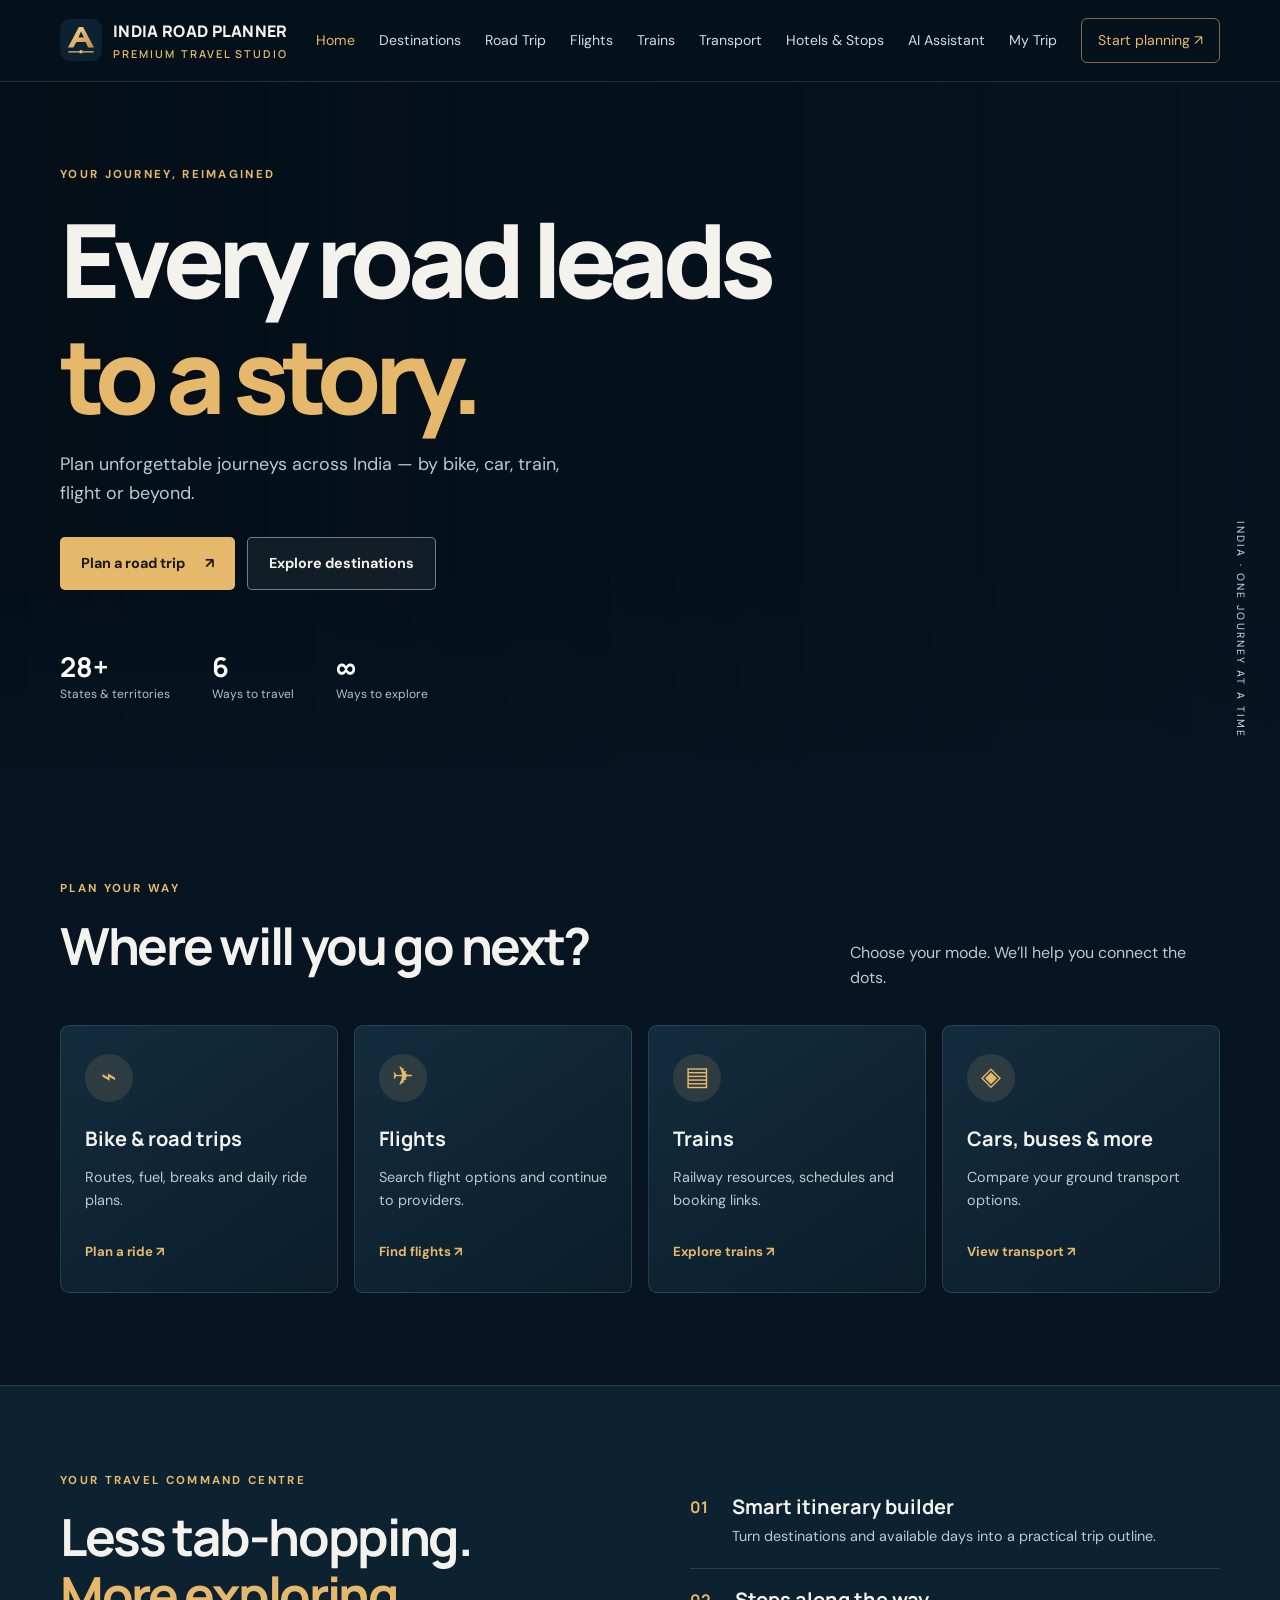
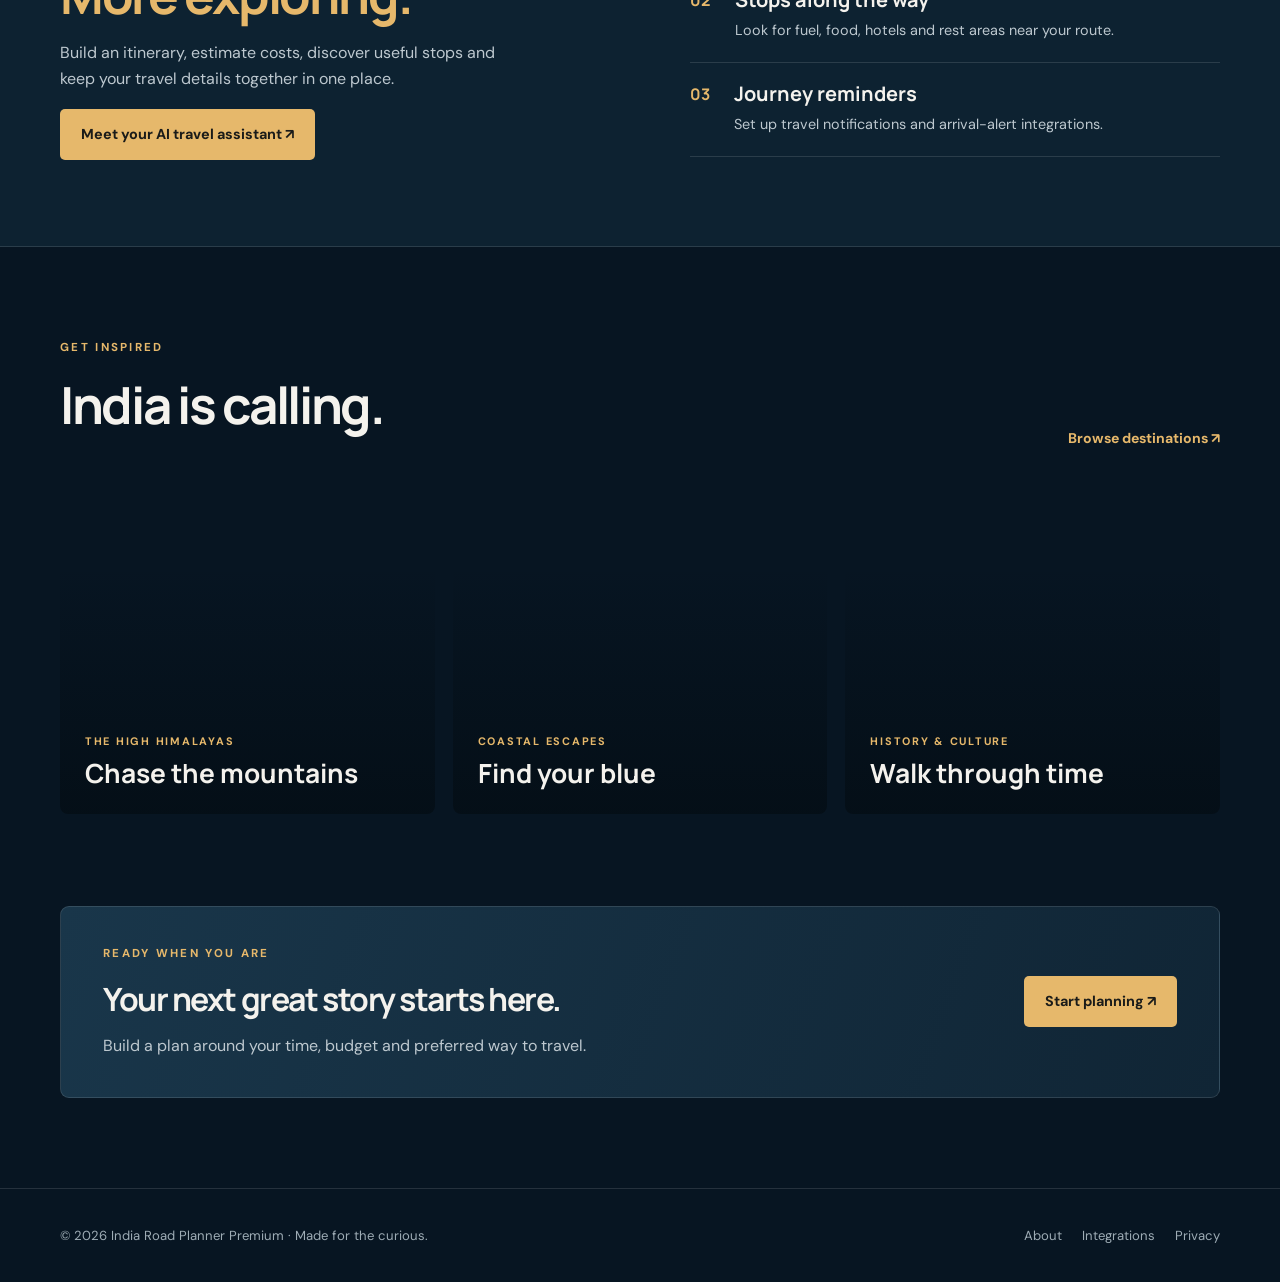
<file: index.html>
<!doctype html>
<html lang="en"><head><meta charset="utf-8"><meta name="viewport" content="width=device-width,initial-scale=1"><meta name="theme-color" content="#071522"><title>India Road Planner Premium | Explore more</title><link rel="icon" href="assets/logo.svg"><link rel="stylesheet" href="css/styles.css"></head>
<body><div id="site-header"></div>
<main>
<section class="hero"><div class="hero-shade"></div><div class="container hero-content"><span class="eyebrow">YOUR JOURNEY, REIMAGINED</span><h1>Every road leads<br><em>to a story.</em></h1><p>Plan unforgettable journeys across India — by bike, car, train, flight or beyond.</p><div class="hero-actions"><a class="btn primary" href="pages/road-trip.html">Plan a road trip <span>↗</span></a><a class="btn glass" href="pages/destinations.html">Explore destinations</a></div><div class="hero-stats"><div><strong>28+</strong><small>States & territories</small></div><div><strong>6</strong><small>Ways to travel</small></div><div><strong>∞</strong><small>Ways to explore</small></div></div></div><div class="hero-note">INDIA · ONE JOURNEY AT A TIME</div></section>
<section class="section container"><div class="section-heading"><div><span class="eyebrow">PLAN YOUR WAY</span><h2>Where will you go next?</h2></div><p>Choose your mode. We’ll help you connect the dots.</p></div><div class="transport-grid">
<a class="transport-card" href="pages/road-trip.html"><span class="transport-icon">⌁</span><h3>Bike & road trips</h3><p>Routes, fuel, breaks and daily ride plans.</p><b>Plan a ride ↗</b></a>
<a class="transport-card" href="pages/flights.html"><span class="transport-icon">✈</span><h3>Flights</h3><p>Search flight options and continue to providers.</p><b>Find flights ↗</b></a>
<a class="transport-card" href="pages/trains.html"><span class="transport-icon">▤</span><h3>Trains</h3><p>Railway resources, schedules and booking links.</p><b>Explore trains ↗</b></a>
<a class="transport-card" href="pages/transport.html"><span class="transport-icon">◈</span><h3>Cars, buses & more</h3><p>Compare your ground transport options.</p><b>View transport ↗</b></a>
</div></section>
<section class="feature-band"><div class="container feature-layout"><div><span class="eyebrow">YOUR TRAVEL COMMAND CENTRE</span><h2>Less tab-hopping.<br><em>More exploring.</em></h2><p>Build an itinerary, estimate costs, discover useful stops and keep your travel details together in one place.</p><a class="btn primary" href="pages/ai-assistant.html">Meet your AI travel assistant ↗</a></div><div class="feature-list"><div><span>01</span><div><h3>Smart itinerary builder</h3><p>Turn destinations and available days into a practical trip outline.</p></div></div><div><span>02</span><div><h3>Stops along the way</h3><p>Look for fuel, food, hotels and rest areas near your route.</p></div></div><div><span>03</span><div><h3>Journey reminders</h3><p>Set up travel notifications and arrival-alert integrations.</p></div></div></div></div></section>
<section class="section container"><div class="section-heading"><div><span class="eyebrow">GET INSPIRED</span><h2>India is calling.</h2></div><a class="text-link" href="pages/destinations.html">Browse destinations ↗</a></div><div class="destination-grid"><a class="destination-card himalaya" href="pages/destinations.html"><span>THE HIGH HIMALAYAS</span><h3>Chase the mountains</h3></a><a class="destination-card coast" href="pages/destinations.html"><span>COASTAL ESCAPES</span><h3>Find your blue</h3></a><a class="destination-card heritage" href="pages/destinations.html"><span>HISTORY & CULTURE</span><h3>Walk through time</h3></a></div></section>
<section class="cta container"><div><span class="eyebrow">READY WHEN YOU ARE</span><h2>Your next great story starts here.</h2><p>Build a plan around your time, budget and preferred way to travel.</p></div><a class="btn primary" href="pages/road-trip.html">Start planning ↗</a></section>
</main><div id="site-footer"></div><script type="module" src="js/main.js"></script></body></html>
</file>
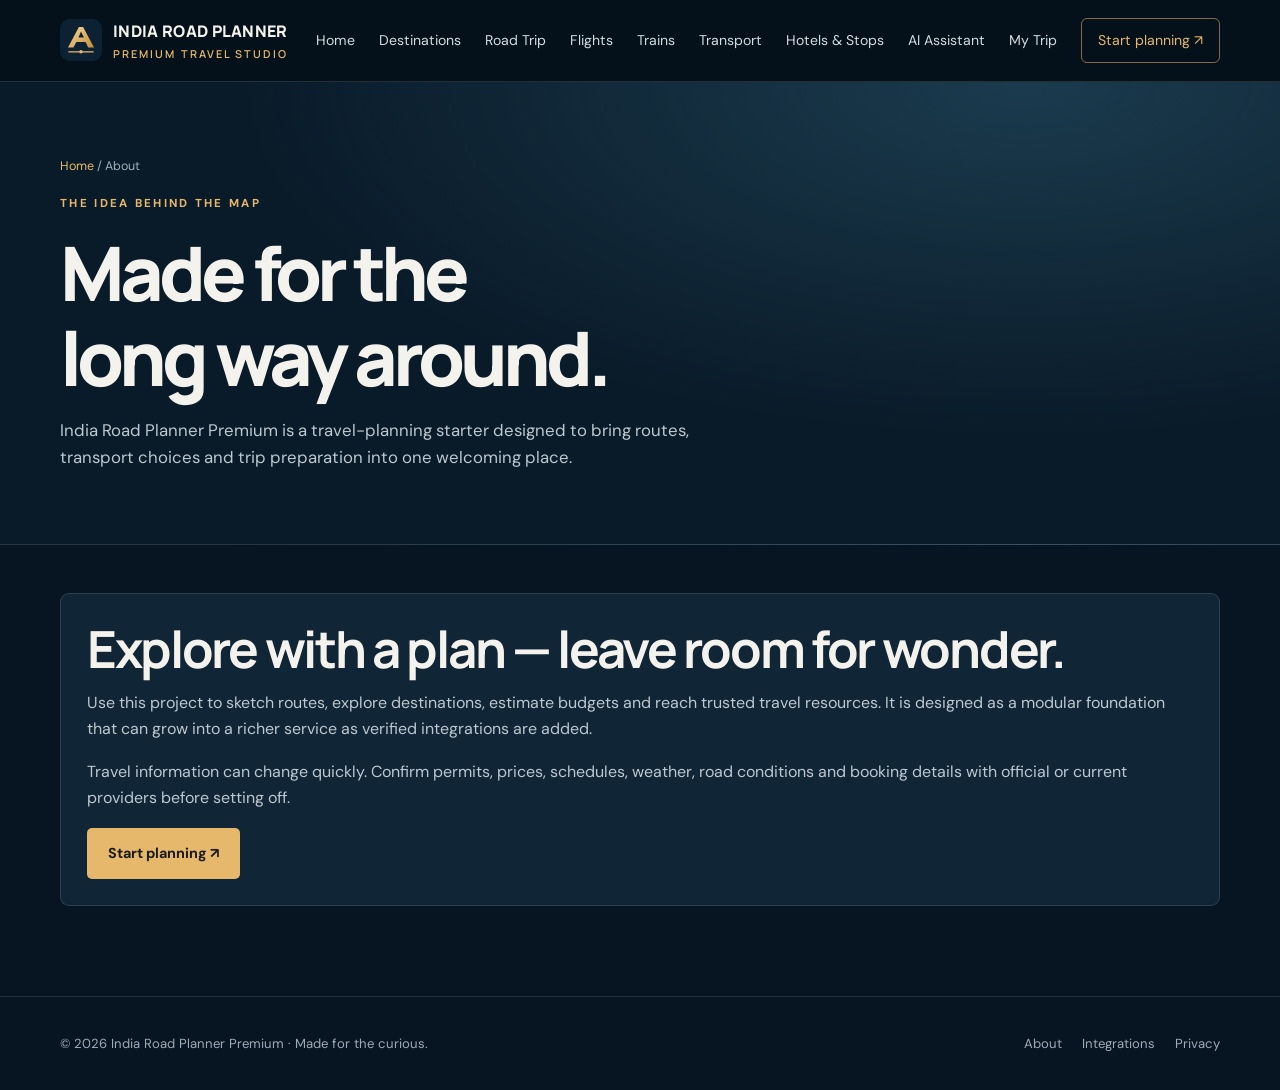
<file: pages/about.html>
<!doctype html><html lang="en"><head><meta charset="utf-8"><meta name="viewport" content="width=device-width,initial-scale=1"><meta name="theme-color" content="#071522"><title>About | India Road Planner Premium</title><link rel="icon" href="../assets/logo.svg"><link rel="stylesheet" href="../css/styles.css"></head><body><div id="site-header"></div><main><section class="page-hero"><div class="container"><div class="breadcrumb"><a href="../index.html">Home</a> / About</div><span class="eyebrow">THE IDEA BEHIND THE MAP</span><h1>Made for the<br>long way around.</h1><p>India Road Planner Premium is a travel-planning starter designed to bring routes, transport choices and trip preparation into one welcoming place.</p></div></section><section class="content-section container"><div class="panel"><h2>Explore with a plan — leave room for wonder.</h2><p>Use this project to sketch routes, explore destinations, estimate budgets and reach trusted travel resources. It is designed as a modular foundation that can grow into a richer service as verified integrations are added.</p><p>Travel information can change quickly. Confirm permits, prices, schedules, weather, road conditions and booking details with official or current providers before setting off.</p><a class="btn primary" href="road-trip.html">Start planning ↗</a></div></section></main><div id="site-footer"></div><script type="module" src="../js/main.js"></script></body></html>
</file>
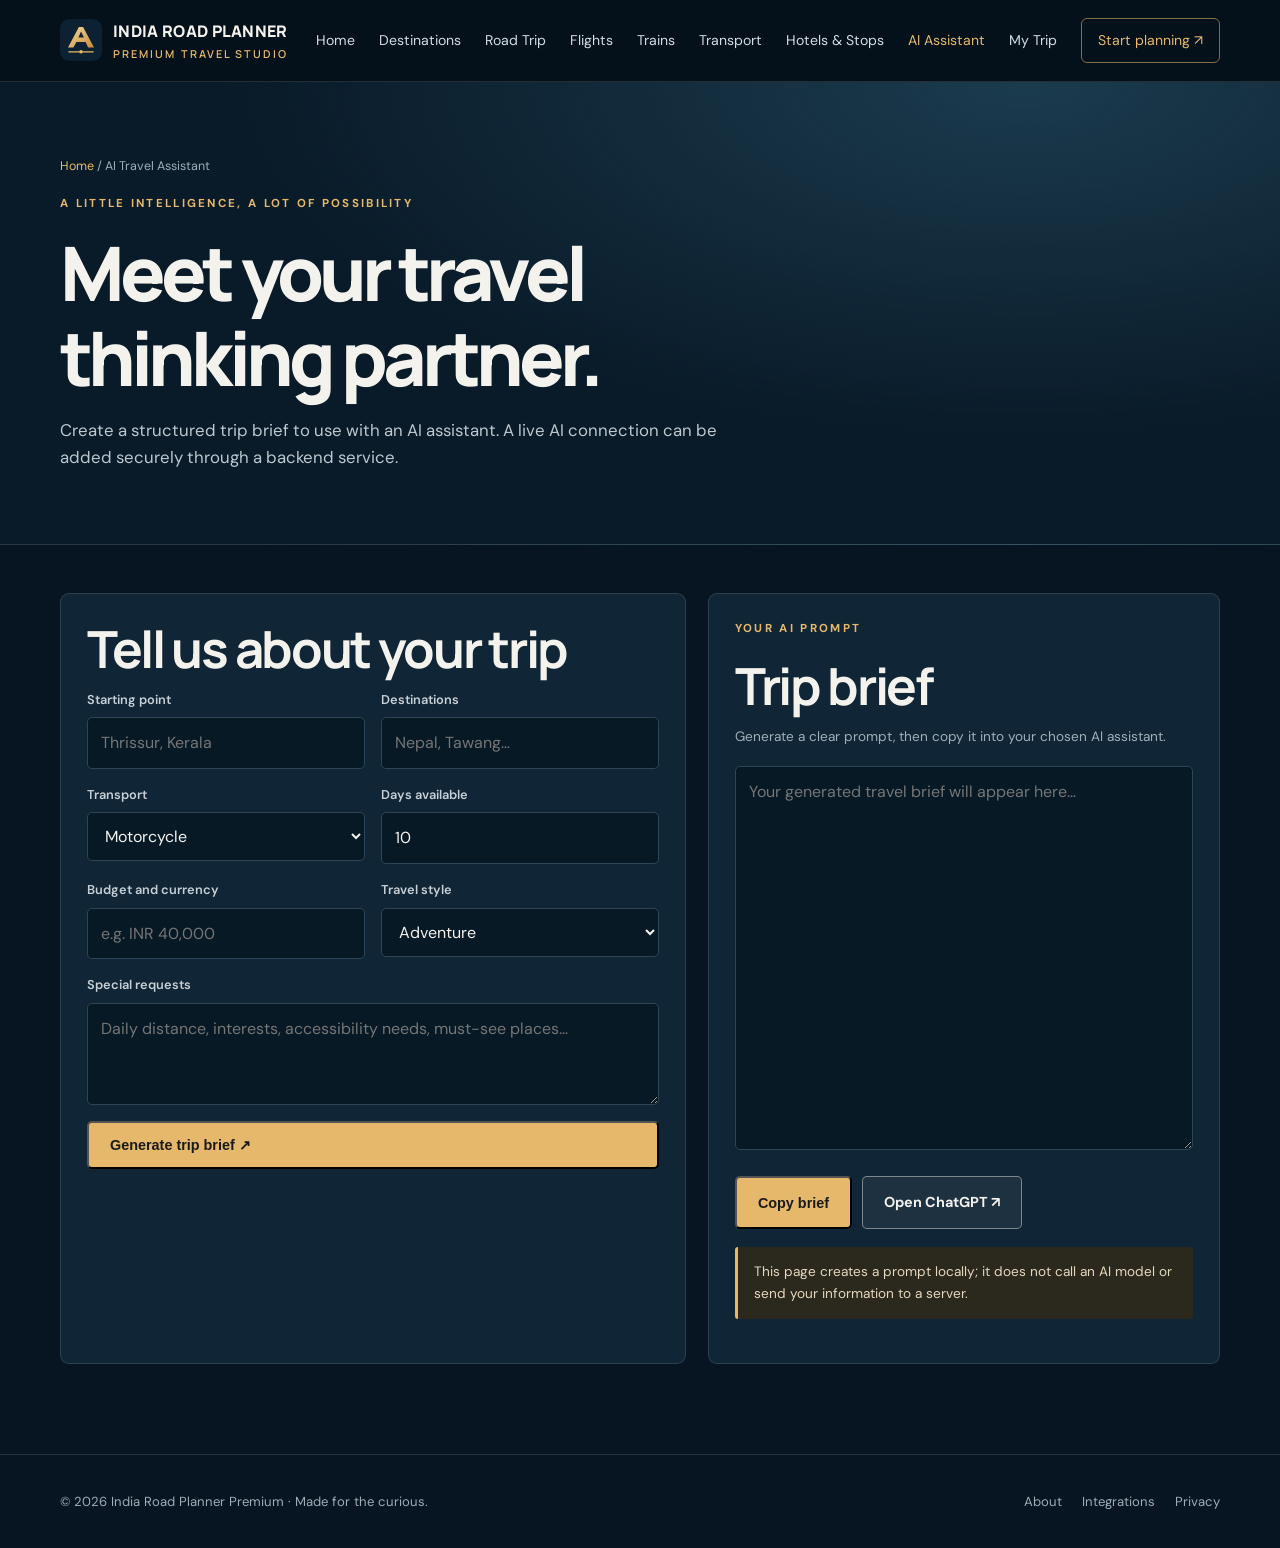
<file: pages/ai-assistant.html>
<!doctype html><html lang="en"><head><meta charset="utf-8"><meta name="viewport" content="width=device-width,initial-scale=1"><meta name="theme-color" content="#071522"><title>AI Travel Assistant | India Road Planner Premium</title><link rel="icon" href="../assets/logo.svg"><link rel="stylesheet" href="../css/styles.css"></head><body><div id="site-header"></div><main><section class="page-hero"><div class="container"><div class="breadcrumb"><a href="../index.html">Home</a> / AI Travel Assistant</div><span class="eyebrow">A LITTLE INTELLIGENCE, A LOT OF POSSIBILITY</span><h1>Meet your travel<br>thinking partner.</h1><p>Create a structured trip brief to use with an AI assistant. A live AI connection can be added securely through a backend service.</p></div></section><section class="content-section container"><div class="two-col"><section class="panel"><h2>Tell us about your trip</h2><form id="ai-form" class="form-grid"><div class="field"><label>Starting point</label><input name="from" placeholder="Thrissur, Kerala" required></div><div class="field"><label>Destinations</label><input name="destinations" placeholder="Nepal, Tawang…" required></div><div class="field"><label>Transport</label><select name="transport"><option>Motorcycle</option><option>Car</option><option>Train</option><option>Flight</option><option>Mixed transport</option></select></div><div class="field"><label>Days available</label><input name="days" type="number" min="1" value="10"></div><div class="field"><label>Budget and currency</label><input name="budget" placeholder="e.g. INR 40,000"></div><div class="field"><label>Travel style</label><select name="style"><option>Adventure</option><option>Nature and scenic</option><option>Culture and heritage</option><option>Relaxed</option><option>Family-friendly</option><option>Budget-focused</option></select></div><div class="field full"><label>Special requests</label><textarea name="notes" rows="3" placeholder="Daily distance, interests, accessibility needs, must-see places…"></textarea></div><div class="field full"><button class="btn primary" type="submit">Generate trip brief ↗</button></div></form></section><section class="panel"><span class="eyebrow">YOUR AI PROMPT</span><h2>Trip brief</h2><p class="muted">Generate a clear prompt, then copy it into your chosen AI assistant.</p><textarea id="ai-output" rows="14" placeholder="Your generated travel brief will appear here…"></textarea><div class="form-actions"><button class="btn primary" id="copy-ai" type="button">Copy brief</button><a class="btn glass" href="https://chatgpt.com/" target="_blank" rel="noopener">Open ChatGPT ↗</a></div><div id="ai-status" class="status" aria-live="polite"></div><div class="notice">This page creates a prompt locally; it does not call an AI model or send your information to a server.</div></section></div><script type="module">const form=document.querySelector("#ai-form"),out=document.querySelector("#ai-output");form.addEventListener("submit",e=>{e.preventDefault();const d=new FormData(form);out.value=`Act as a careful travel-planning assistant. Create a realistic ${d.get("days")}-day itinerary.\nStart: ${d.get("from")}\nDestinations: ${d.get("destinations")}\nTransport: ${d.get("transport")}\nBudget: ${d.get("budget")||"Not specified"}\nTravel style: ${d.get("style")}\nSpecial requests: ${d.get("notes")||"None"}\n\nInclude daily route sequence, estimated distances and travel time, sensible breaks, accommodation areas, nearby food/fuel/rest stops, major costs, seasonal and permit checks, safety considerations, and links to verify current information. Clearly label estimates and unknowns. Avoid inventing live prices, bookings, opening hours or road conditions.`;document.querySelector("#ai-status").textContent="Brief generated in your browser."});document.querySelector("#copy-ai").addEventListener("click",async()=>{try{await navigator.clipboard.writeText(out.value);document.querySelector("#ai-status").textContent="Copied to clipboard."}catch{out.select();document.querySelector("#ai-status").textContent="Select the text and copy it manually."}});</script></section></main><div id="site-footer"></div><script type="module" src="../js/main.js"></script></body></html>
</file>
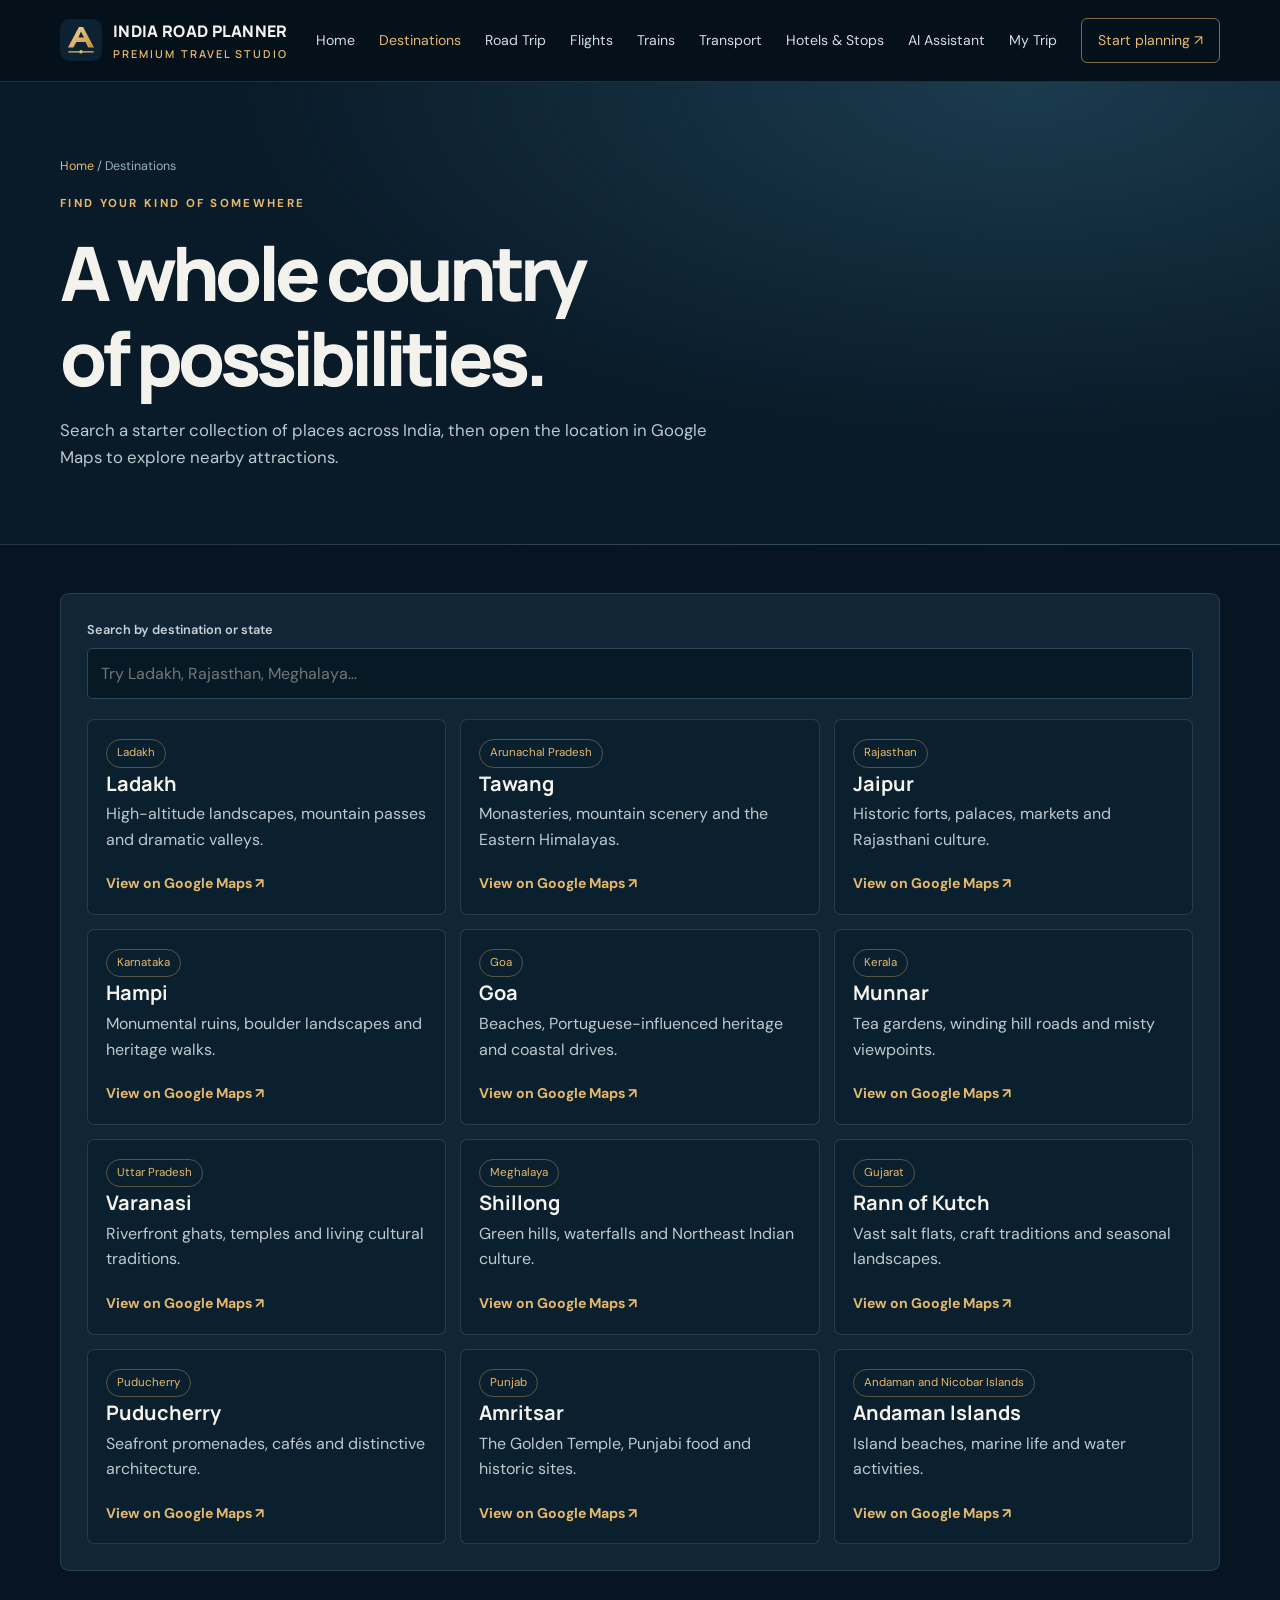
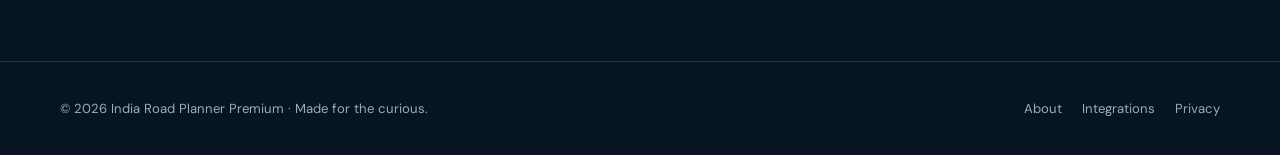
<file: pages/destinations.html>
<!doctype html><html lang="en"><head><meta charset="utf-8"><meta name="viewport" content="width=device-width,initial-scale=1"><meta name="theme-color" content="#071522"><title>Destinations | India Road Planner Premium</title><link rel="icon" href="../assets/logo.svg"><link rel="stylesheet" href="../css/styles.css"></head><body><div id="site-header"></div><main><section class="page-hero"><div class="container"><div class="breadcrumb"><a href="../index.html">Home</a> / Destinations</div><span class="eyebrow">FIND YOUR KIND OF SOMEWHERE</span><h1>A whole country<br>of possibilities.</h1><p>Search a starter collection of places across India, then open the location in Google Maps to explore nearby attractions.</p></div></section><section class="content-section container"><div class="panel"><div class="field"><label for="destination-search">Search by destination or state</label><input id="destination-search" placeholder="Try Ladakh, Rajasthan, Meghalaya…"></div><div id="destination-results" class="destination-results"></div></div></section></main><div id="site-footer"></div><script type="module" src="../js/main.js"></script></body></html>
</file>
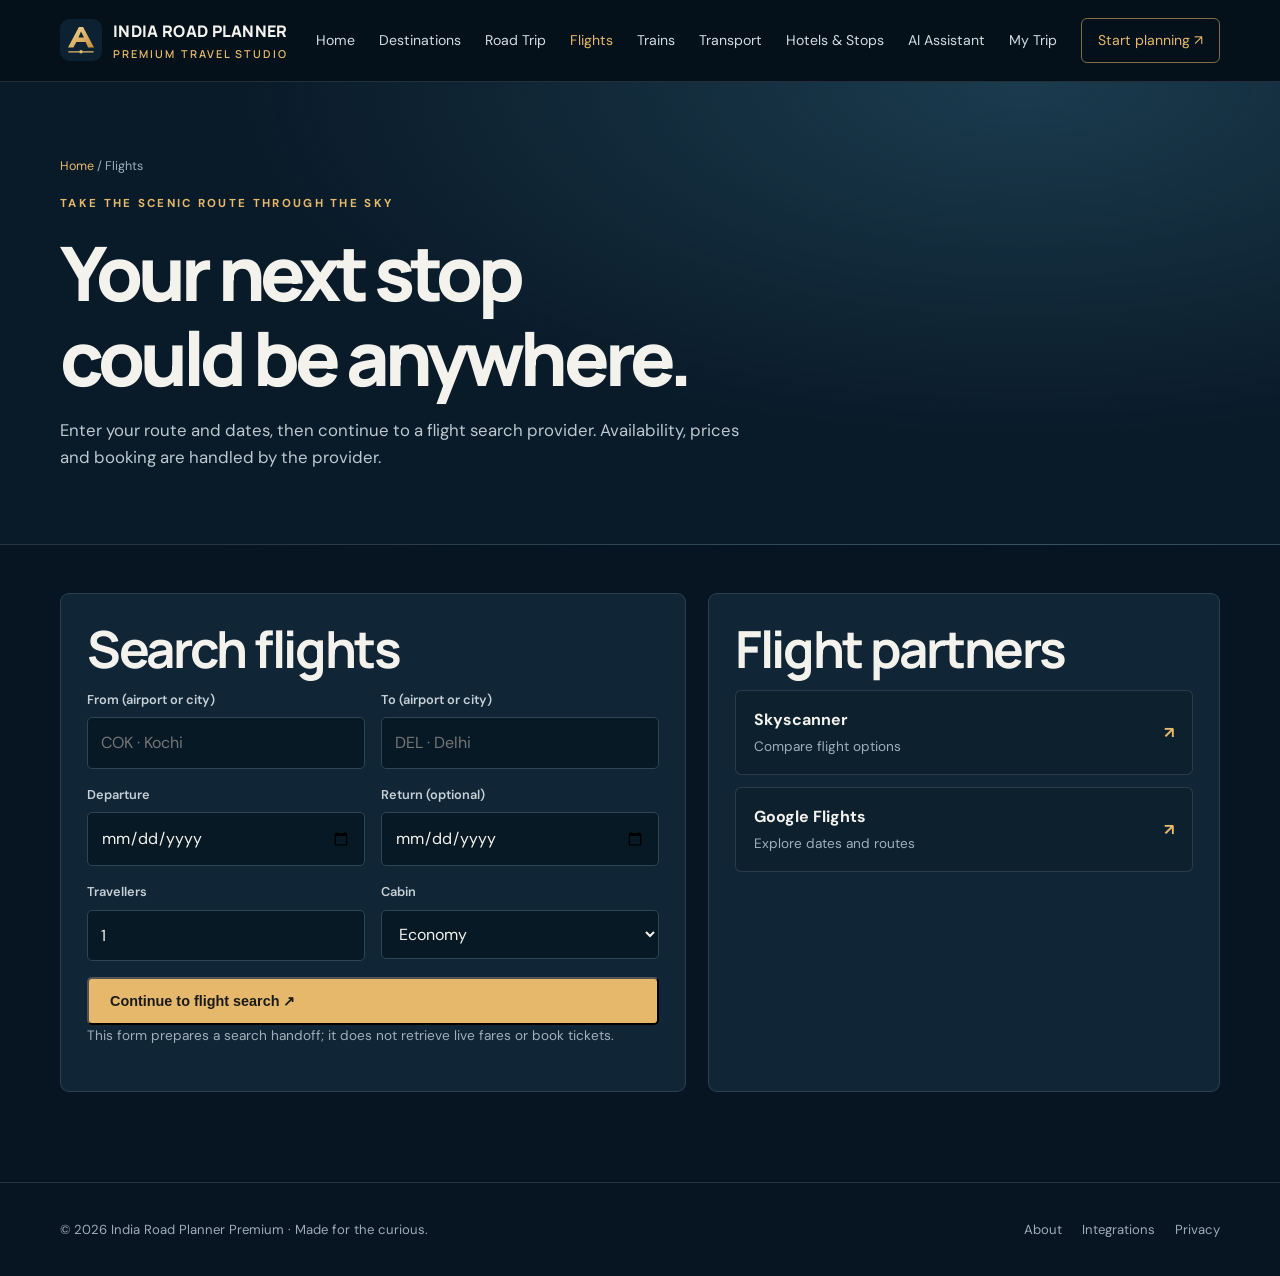
<file: pages/flights.html>
<!doctype html><html lang="en"><head><meta charset="utf-8"><meta name="viewport" content="width=device-width,initial-scale=1"><meta name="theme-color" content="#071522"><title>Flights | India Road Planner Premium</title><link rel="icon" href="../assets/logo.svg"><link rel="stylesheet" href="../css/styles.css"></head><body><div id="site-header"></div><main><section class="page-hero"><div class="container"><div class="breadcrumb"><a href="../index.html">Home</a> / Flights</div><span class="eyebrow">TAKE THE SCENIC ROUTE THROUGH THE SKY</span><h1>Your next stop<br>could be anywhere.</h1><p>Enter your route and dates, then continue to a flight search provider. Availability, prices and booking are handled by the provider.</p></div></section><section class="content-section container"><div class="two-col"><section class="panel"><h2>Search flights</h2><form id="flight-form" class="form-grid"><div class="field"><label>From (airport or city)</label><input name="from" placeholder="COK · Kochi" required></div><div class="field"><label>To (airport or city)</label><input name="to" placeholder="DEL · Delhi" required></div><div class="field"><label>Departure</label><input type="date" name="depart" required></div><div class="field"><label>Return (optional)</label><input type="date" name="return"></div><div class="field"><label>Travellers</label><input type="number" name="people" min="1" value="1"></div><div class="field"><label>Cabin</label><select name="cabin"><option>Economy</option><option>Premium economy</option><option>Business</option><option>First</option></select></div><div class="field full"><button class="btn primary" type="submit">Continue to flight search ↗</button></div></form><p class="muted">This form prepares a search handoff; it does not retrieve live fares or book tickets.</p></section><aside class="panel"><h2>Flight partners</h2><div class="link-list"><a class="link-row" href="https://www.skyscanner.net/" target="_blank" rel="noopener"><span><strong>Skyscanner</strong><br><small class="muted">Compare flight options</small></span><b>↗</b></a><a class="link-row" href="https://www.google.com/travel/flights" target="_blank" rel="noopener"><span><strong>Google Flights</strong><br><small class="muted">Explore dates and routes</small></span><b>↗</b></a></div><div id="flight-result" class="result hidden"></div></aside></div><script type="module">document.querySelector("#flight-form").addEventListener("submit",e=>{e.preventDefault();const d=new FormData(e.target),q=new URLSearchParams({f:"0",hl:"en",gl:"in",curr:"INR"});document.querySelector("#flight-result").textContent=`Search prepared: ${d.get("from")} → ${d.get("to")} · ${d.get("depart")}${d.get("return")?" to "+d.get("return"):""} · ${d.get("people")} traveller(s). Choose a provider above to search live results.`;document.querySelector("#flight-result").classList.remove("hidden")});</script></section></main><div id="site-footer"></div><script type="module" src="../js/main.js"></script></body></html>
</file>
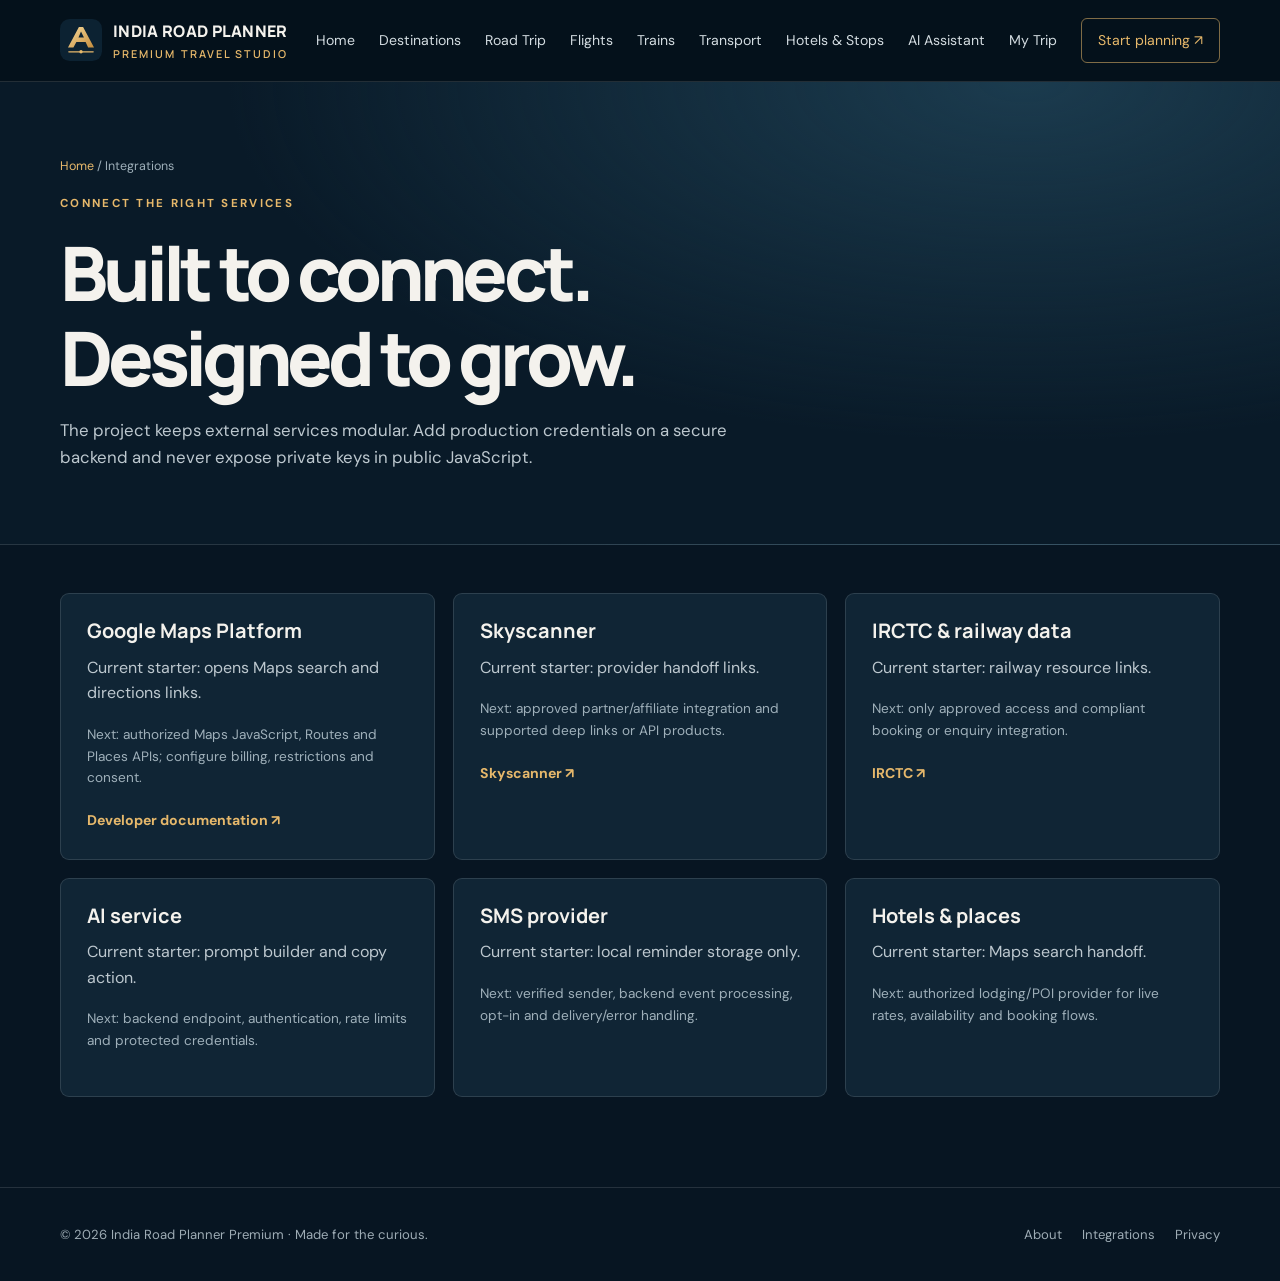
<file: pages/integrations.html>
<!doctype html><html lang="en"><head><meta charset="utf-8"><meta name="viewport" content="width=device-width,initial-scale=1"><meta name="theme-color" content="#071522"><title>Integrations | India Road Planner Premium</title><link rel="icon" href="../assets/logo.svg"><link rel="stylesheet" href="../css/styles.css"></head><body><div id="site-header"></div><main><section class="page-hero"><div class="container"><div class="breadcrumb"><a href="../index.html">Home</a> / Integrations</div><span class="eyebrow">CONNECT THE RIGHT SERVICES</span><h1>Built to connect.<br>Designed to grow.</h1><p>The project keeps external services modular. Add production credentials on a secure backend and never expose private keys in public JavaScript.</p></div></section><section class="content-section container"><div class="three-col"><article class="panel"><h3>Google Maps Platform</h3><p>Current starter: opens Maps search and directions links.</p><p class="muted">Next: authorized Maps JavaScript, Routes and Places APIs; configure billing, restrictions and consent.</p><a class="text-link" href="https://developers.google.com/maps" target="_blank" rel="noopener">Developer documentation ↗</a></article><article class="panel"><h3>Skyscanner</h3><p>Current starter: provider handoff links.</p><p class="muted">Next: approved partner/affiliate integration and supported deep links or API products.</p><a class="text-link" href="https://www.skyscanner.net/" target="_blank" rel="noopener">Skyscanner ↗</a></article><article class="panel"><h3>IRCTC & railway data</h3><p>Current starter: railway resource links.</p><p class="muted">Next: only approved access and compliant booking or enquiry integration.</p><a class="text-link" href="https://www.irctc.co.in/" target="_blank" rel="noopener">IRCTC ↗</a></article><article class="panel"><h3>AI service</h3><p>Current starter: prompt builder and copy action.</p><p class="muted">Next: backend endpoint, authentication, rate limits and protected credentials.</p></article><article class="panel"><h3>SMS provider</h3><p>Current starter: local reminder storage only.</p><p class="muted">Next: verified sender, backend event processing, opt-in and delivery/error handling.</p></article><article class="panel"><h3>Hotels & places</h3><p>Current starter: Maps search handoff.</p><p class="muted">Next: authorized lodging/POI provider for live rates, availability and booking flows.</p></article></div></section></main><div id="site-footer"></div><script type="module" src="../js/main.js"></script></body></html>
</file>
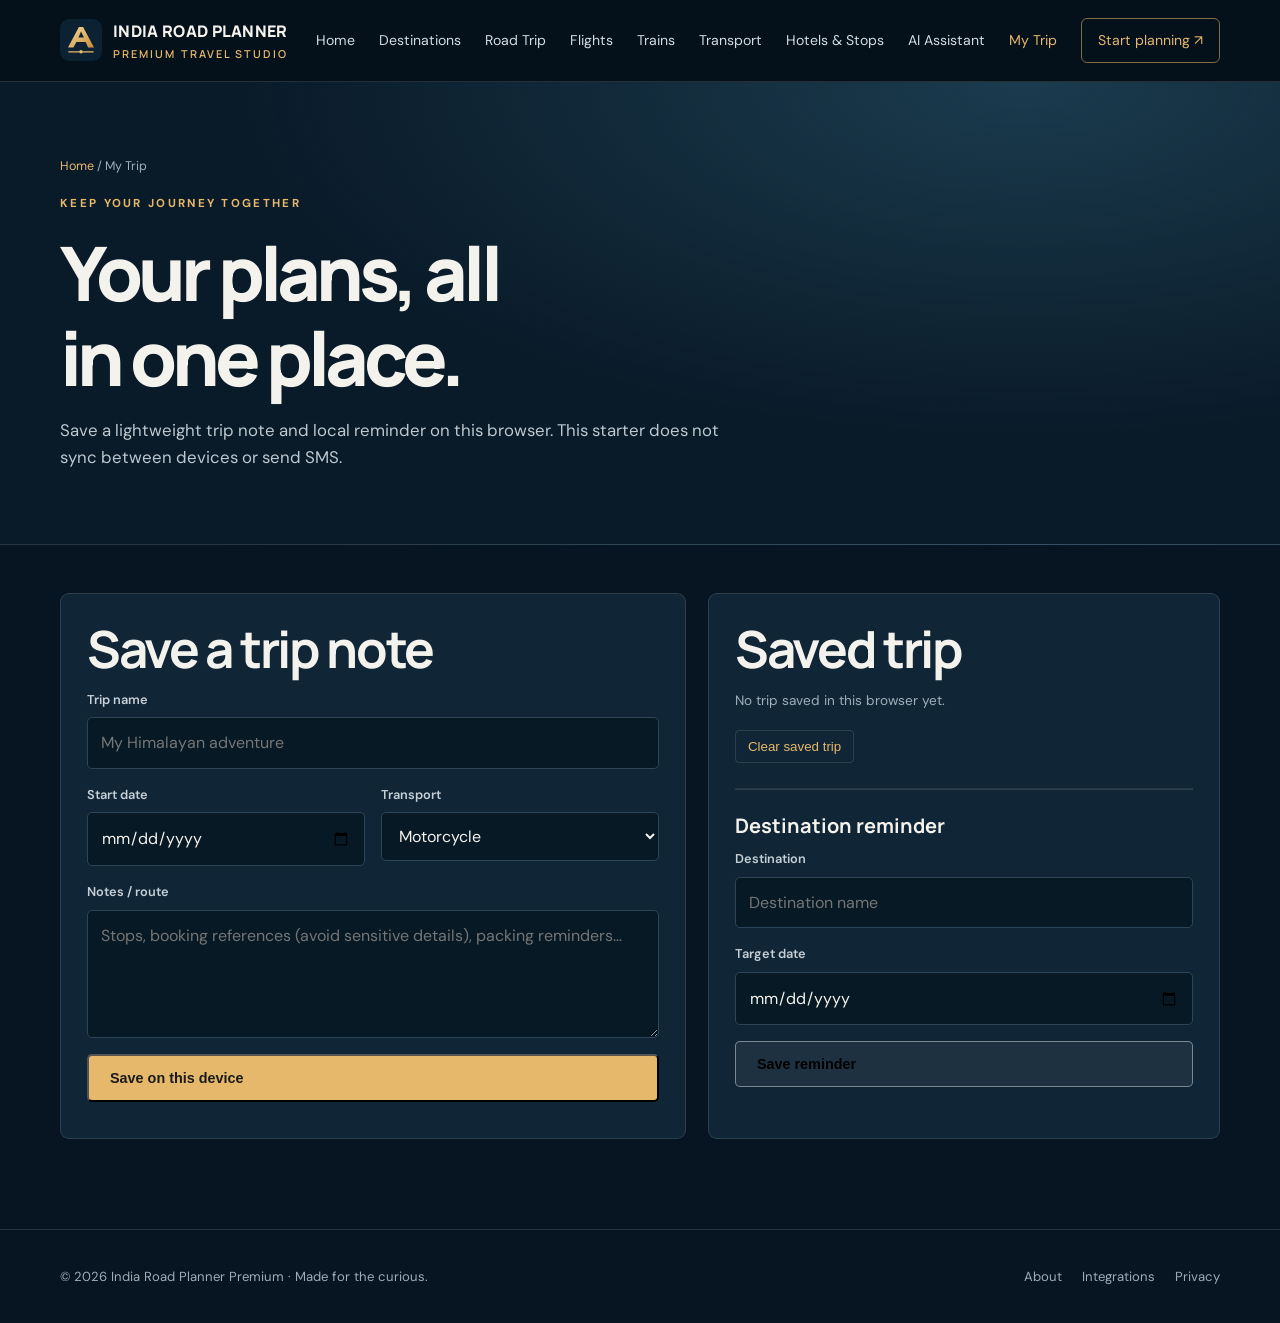
<file: pages/my-trip.html>
<!doctype html><html lang="en"><head><meta charset="utf-8"><meta name="viewport" content="width=device-width,initial-scale=1"><meta name="theme-color" content="#071522"><title>My Trip | India Road Planner Premium</title><link rel="icon" href="../assets/logo.svg"><link rel="stylesheet" href="../css/styles.css"></head><body><div id="site-header"></div><main><section class="page-hero"><div class="container"><div class="breadcrumb"><a href="../index.html">Home</a> / My Trip</div><span class="eyebrow">KEEP YOUR JOURNEY TOGETHER</span><h1>Your plans, all<br>in one place.</h1><p>Save a lightweight trip note and local reminder on this browser. This starter does not sync between devices or send SMS.</p></div></section><section class="content-section container"><div class="two-col"><section class="panel"><h2>Save a trip note</h2><form id="trip-form" class="form-grid"><div class="field full"><label>Trip name</label><input name="name" placeholder="My Himalayan adventure" required></div><div class="field"><label>Start date</label><input type="date" name="date"></div><div class="field"><label>Transport</label><select name="mode"><option>Motorcycle</option><option>Car</option><option>Train</option><option>Flight</option><option>Mixed</option></select></div><div class="field full"><label>Notes / route</label><textarea name="notes" rows="4" placeholder="Stops, booking references (avoid sensitive details), packing reminders…"></textarea></div><div class="field full"><button class="btn primary" type="submit">Save on this device</button></div></form><div id="trip-status" class="status"></div></section><section class="panel"><h2>Saved trip</h2><div id="trip-saved" class="muted">No trip saved in this browser yet.</div><div class="form-actions"><button class="small-btn" id="clear-trip" type="button">Clear saved trip</button></div><hr style="border-color:var(--line);margin:25px 0"><h3>Destination reminder</h3><form id="alert-form" class="form-grid"><div class="field full"><label>Destination</label><input name="destination" placeholder="Destination name" required></div><div class="field full"><label>Target date</label><input name="date" type="date" required></div><div class="field full"><button class="btn glass" type="submit">Save reminder</button></div></form><div id="alert-result" class="result hidden" aria-live="polite"></div></section></div><script type="module">const form=document.querySelector("#trip-form"),view=document.querySelector("#trip-saved"),status=document.querySelector("#trip-status");function load(){try{const t=JSON.parse(localStorage.getItem("irp-trip")||"null");view.textContent=t?`${t.name} · ${t.date||"Date not set"} · ${t.mode}\n${t.notes||"No notes added."}`:"No trip saved in this browser yet."}catch{view.textContent="Browser storage unavailable."}}form.addEventListener("submit",e=>{e.preventDefault();const d=new FormData(form),t={name:d.get("name"),date:d.get("date"),mode:d.get("mode"),notes:d.get("notes")};try{localStorage.setItem("irp-trip",JSON.stringify(t));status.textContent="Trip saved locally.";load()}catch{status.textContent="Could not save in browser storage."}});document.querySelector("#clear-trip").addEventListener("click",()=>{localStorage.removeItem("irp-trip");load();status.textContent="Saved trip cleared."});load();</script></section></main><div id="site-footer"></div><script type="module" src="../js/main.js"></script></body></html>
</file>
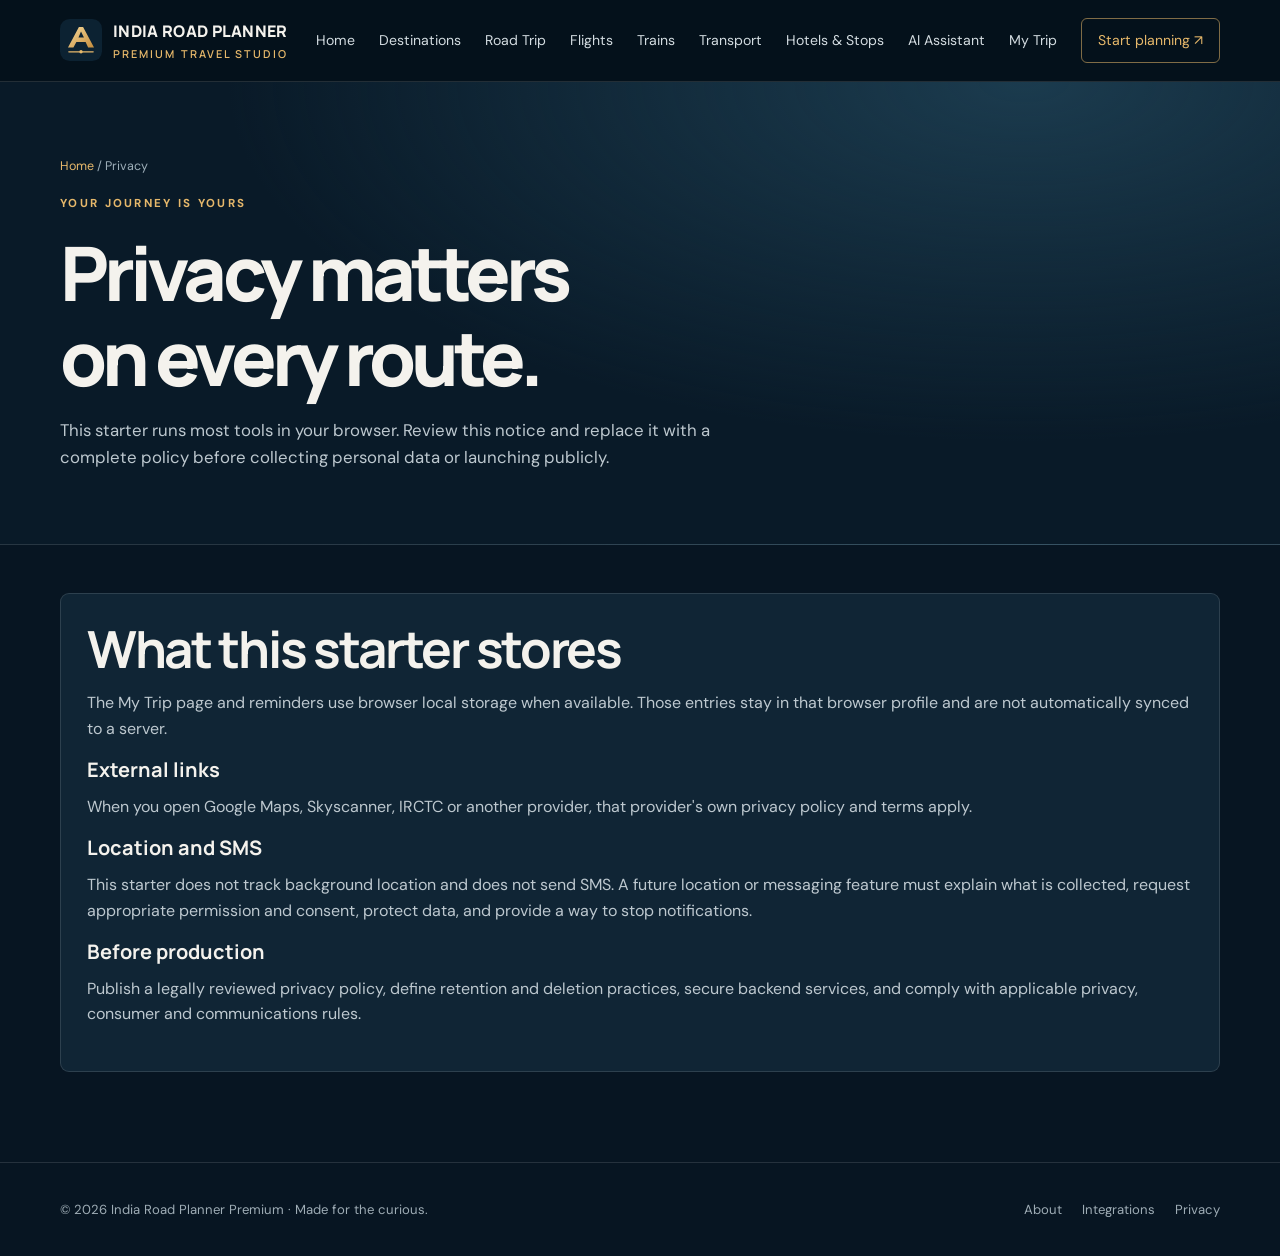
<file: pages/privacy.html>
<!doctype html><html lang="en"><head><meta charset="utf-8"><meta name="viewport" content="width=device-width,initial-scale=1"><meta name="theme-color" content="#071522"><title>Privacy | India Road Planner Premium</title><link rel="icon" href="../assets/logo.svg"><link rel="stylesheet" href="../css/styles.css"></head><body><div id="site-header"></div><main><section class="page-hero"><div class="container"><div class="breadcrumb"><a href="../index.html">Home</a> / Privacy</div><span class="eyebrow">YOUR JOURNEY IS YOURS</span><h1>Privacy matters<br>on every route.</h1><p>This starter runs most tools in your browser. Review this notice and replace it with a complete policy before collecting personal data or launching publicly.</p></div></section><section class="content-section container"><div class="panel"><h2>What this starter stores</h2><p>The My Trip page and reminders use browser local storage when available. Those entries stay in that browser profile and are not automatically synced to a server.</p><h3>External links</h3><p>When you open Google Maps, Skyscanner, IRCTC or another provider, that provider's own privacy policy and terms apply.</p><h3>Location and SMS</h3><p>This starter does not track background location and does not send SMS. A future location or messaging feature must explain what is collected, request appropriate permission and consent, protect data, and provide a way to stop notifications.</p><h3>Before production</h3><p>Publish a legally reviewed privacy policy, define retention and deletion practices, secure backend services, and comply with applicable privacy, consumer and communications rules.</p></div></section></main><div id="site-footer"></div><script type="module" src="../js/main.js"></script></body></html>
</file>
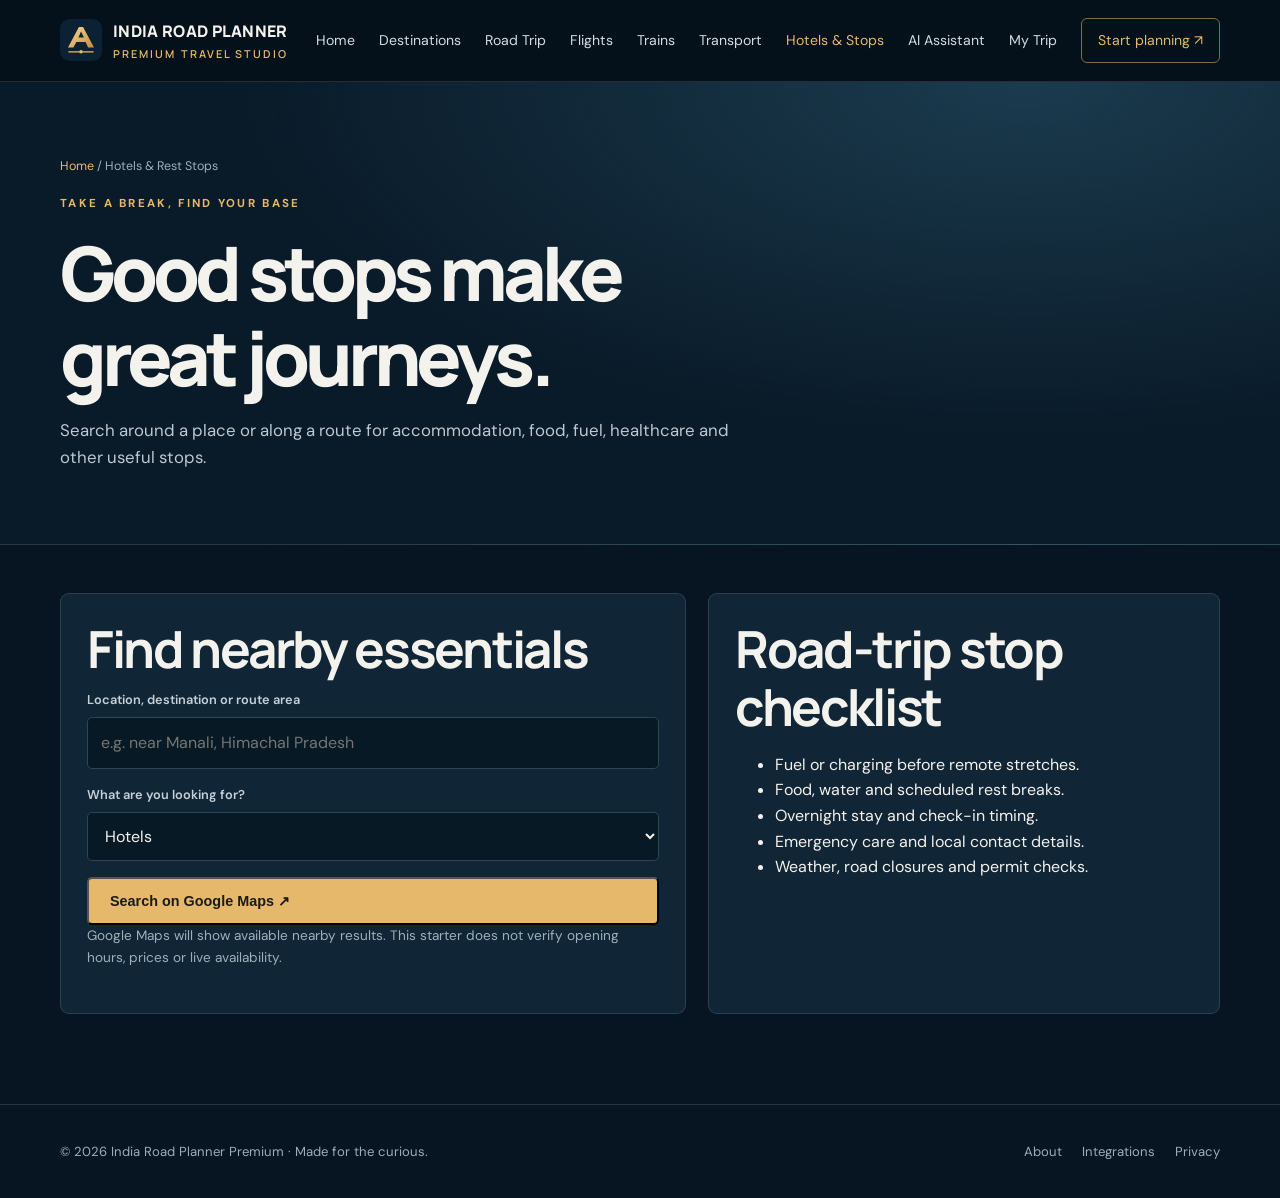
<file: pages/stays.html>
<!doctype html><html lang="en"><head><meta charset="utf-8"><meta name="viewport" content="width=device-width,initial-scale=1"><meta name="theme-color" content="#071522"><title>Hotels & Rest Stops | India Road Planner Premium</title><link rel="icon" href="../assets/logo.svg"><link rel="stylesheet" href="../css/styles.css"></head><body><div id="site-header"></div><main><section class="page-hero"><div class="container"><div class="breadcrumb"><a href="../index.html">Home</a> / Hotels & Rest Stops</div><span class="eyebrow">TAKE A BREAK, FIND YOUR BASE</span><h1>Good stops make<br>great journeys.</h1><p>Search around a place or along a route for accommodation, food, fuel, healthcare and other useful stops.</p></div></section><section class="content-section container"><div class="two-col"><section class="panel"><h2>Find nearby essentials</h2><form id="nearby-form" class="form-grid"><div class="field full"><label>Location, destination or route area</label><input name="location" placeholder="e.g. near Manali, Himachal Pradesh" required></div><div class="field full"><label>What are you looking for?</label><select name="kind"><option>Hotels</option><option>Restaurants</option><option>Fuel stations</option><option>Rest areas</option><option>Hospitals</option><option>Toilets</option><option>Parking</option><option>EV charging stations</option><option>All useful places</option></select></div><div class="field full"><button class="btn primary" type="submit">Search on Google Maps ↗</button></div></form><p class="muted">Google Maps will show available nearby results. This starter does not verify opening hours, prices or live availability.</p></section><aside class="panel"><h2>Road-trip stop checklist</h2><ul><li>Fuel or charging before remote stretches.</li><li>Food, water and scheduled rest breaks.</li><li>Overnight stay and check-in timing.</li><li>Emergency care and local contact details.</li><li>Weather, road closures and permit checks.</li></ul></aside></div><script type="module">document.querySelector("#nearby-form").addEventListener("submit",e=>{e.preventDefault();const d=new FormData(e.target),query=d.get("kind")+" near "+d.get("location");window.open("https://www.google.com/maps/search/?api=1&query="+encodeURIComponent(query)," _blank".trim(),"noopener")});</script></section></main><div id="site-footer"></div><script type="module" src="../js/main.js"></script></body></html>
</file>
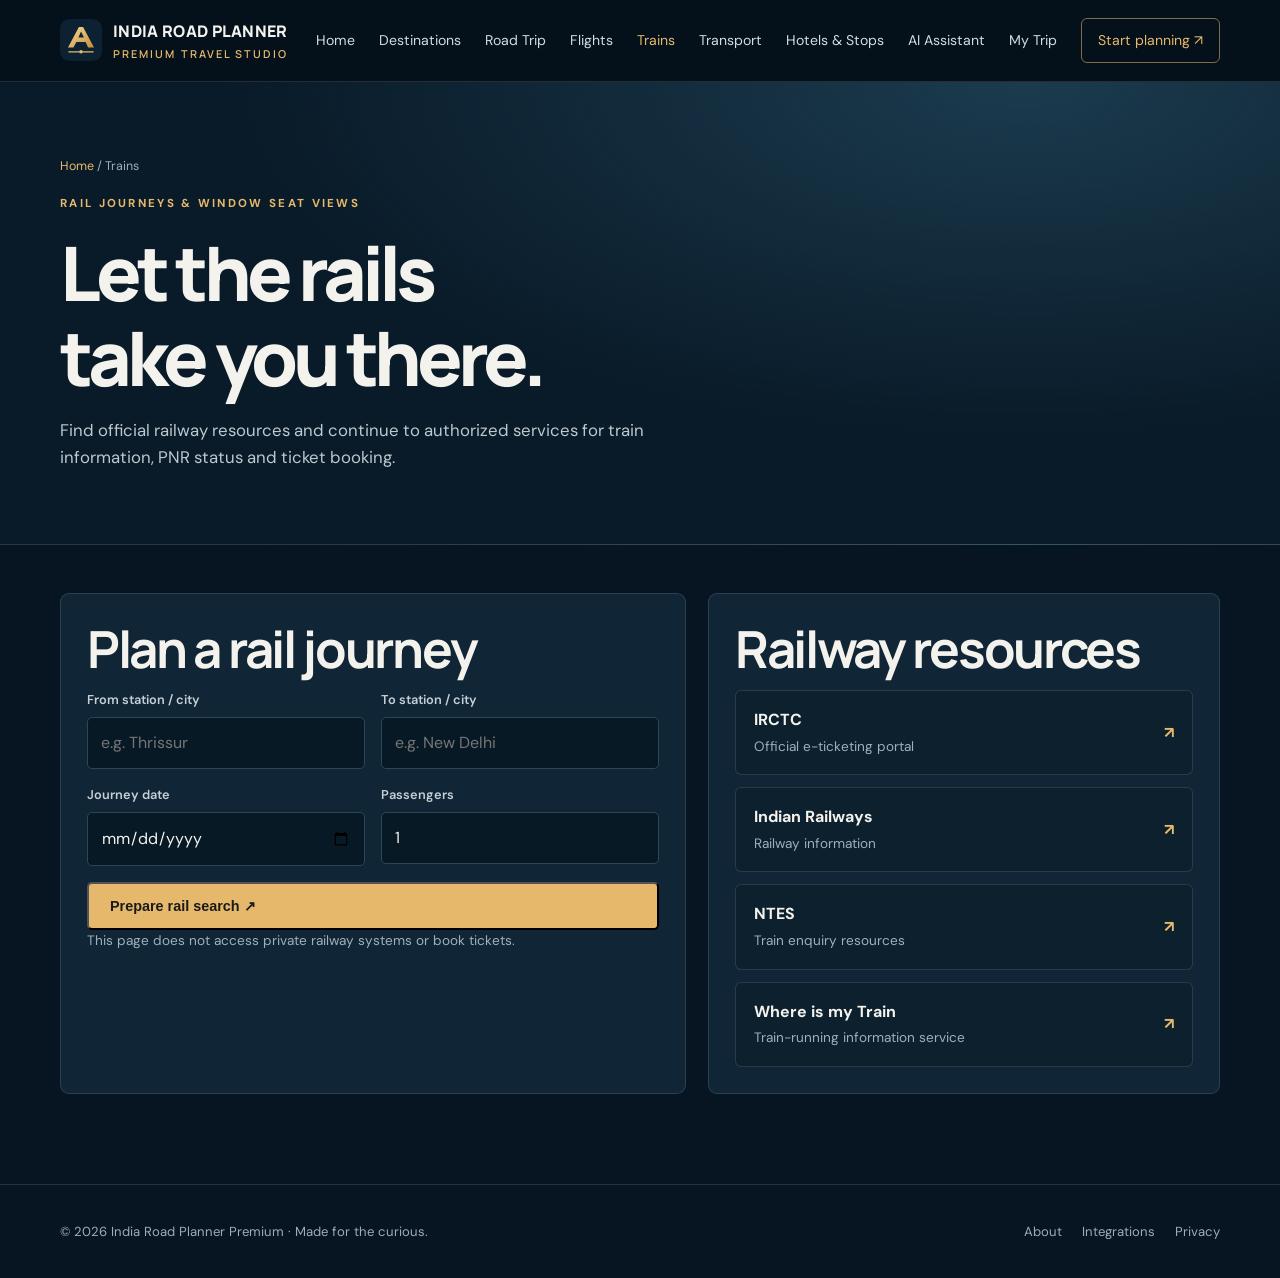
<file: pages/trains.html>
<!doctype html><html lang="en"><head><meta charset="utf-8"><meta name="viewport" content="width=device-width,initial-scale=1"><meta name="theme-color" content="#071522"><title>Trains | India Road Planner Premium</title><link rel="icon" href="../assets/logo.svg"><link rel="stylesheet" href="../css/styles.css"></head><body><div id="site-header"></div><main><section class="page-hero"><div class="container"><div class="breadcrumb"><a href="../index.html">Home</a> / Trains</div><span class="eyebrow">RAIL JOURNEYS & WINDOW SEAT VIEWS</span><h1>Let the rails<br>take you there.</h1><p>Find official railway resources and continue to authorized services for train information, PNR status and ticket booking.</p></div></section><section class="content-section container"><div class="two-col"><section class="panel"><h2>Plan a rail journey</h2><form id="train-form" class="form-grid"><div class="field"><label>From station / city</label><input name="from" placeholder="e.g. Thrissur" required></div><div class="field"><label>To station / city</label><input name="to" placeholder="e.g. New Delhi" required></div><div class="field"><label>Journey date</label><input type="date" name="date" required></div><div class="field"><label>Passengers</label><input type="number" name="people" min="1" value="1"></div><div class="field full"><button class="btn primary" type="submit">Prepare rail search ↗</button></div></form><div id="train-result" class="result hidden"></div><p class="muted">This page does not access private railway systems or book tickets.</p></section><aside class="panel"><h2>Railway resources</h2><div class="link-list"><a class="link-row" href="https://www.irctc.co.in/" target="_blank" rel="noopener"><span><strong>IRCTC</strong><br><small class="muted">Official e-ticketing portal</small></span><b>↗</b></a><a class="link-row" href="https://www.indianrail.gov.in/" target="_blank" rel="noopener"><span><strong>Indian Railways</strong><br><small class="muted">Railway information</small></span><b>↗</b></a><a class="link-row" href="https://www.ntes.indianrail.gov.in/" target="_blank" rel="noopener"><span><strong>NTES</strong><br><small class="muted">Train enquiry resources</small></span><b>↗</b></a><a class="link-row" href="https://www.whereismytrain.in/" target="_blank" rel="noopener"><span><strong>Where is my Train</strong><br><small class="muted">Train-running information service</small></span><b>↗</b></a></div></aside></div><script type="module">document.querySelector("#train-form").addEventListener("submit",e=>{e.preventDefault();const d=new FormData(e.target);const r=document.querySelector("#train-result");r.textContent=`Journey details: ${d.get("from")} → ${d.get("to")} · ${d.get("date")} · ${d.get("people")} passenger(s). Continue to a railway resource to check live availability and booking.`;r.classList.remove("hidden")});</script></section></main><div id="site-footer"></div><script type="module" src="../js/main.js"></script></body></html>
</file>
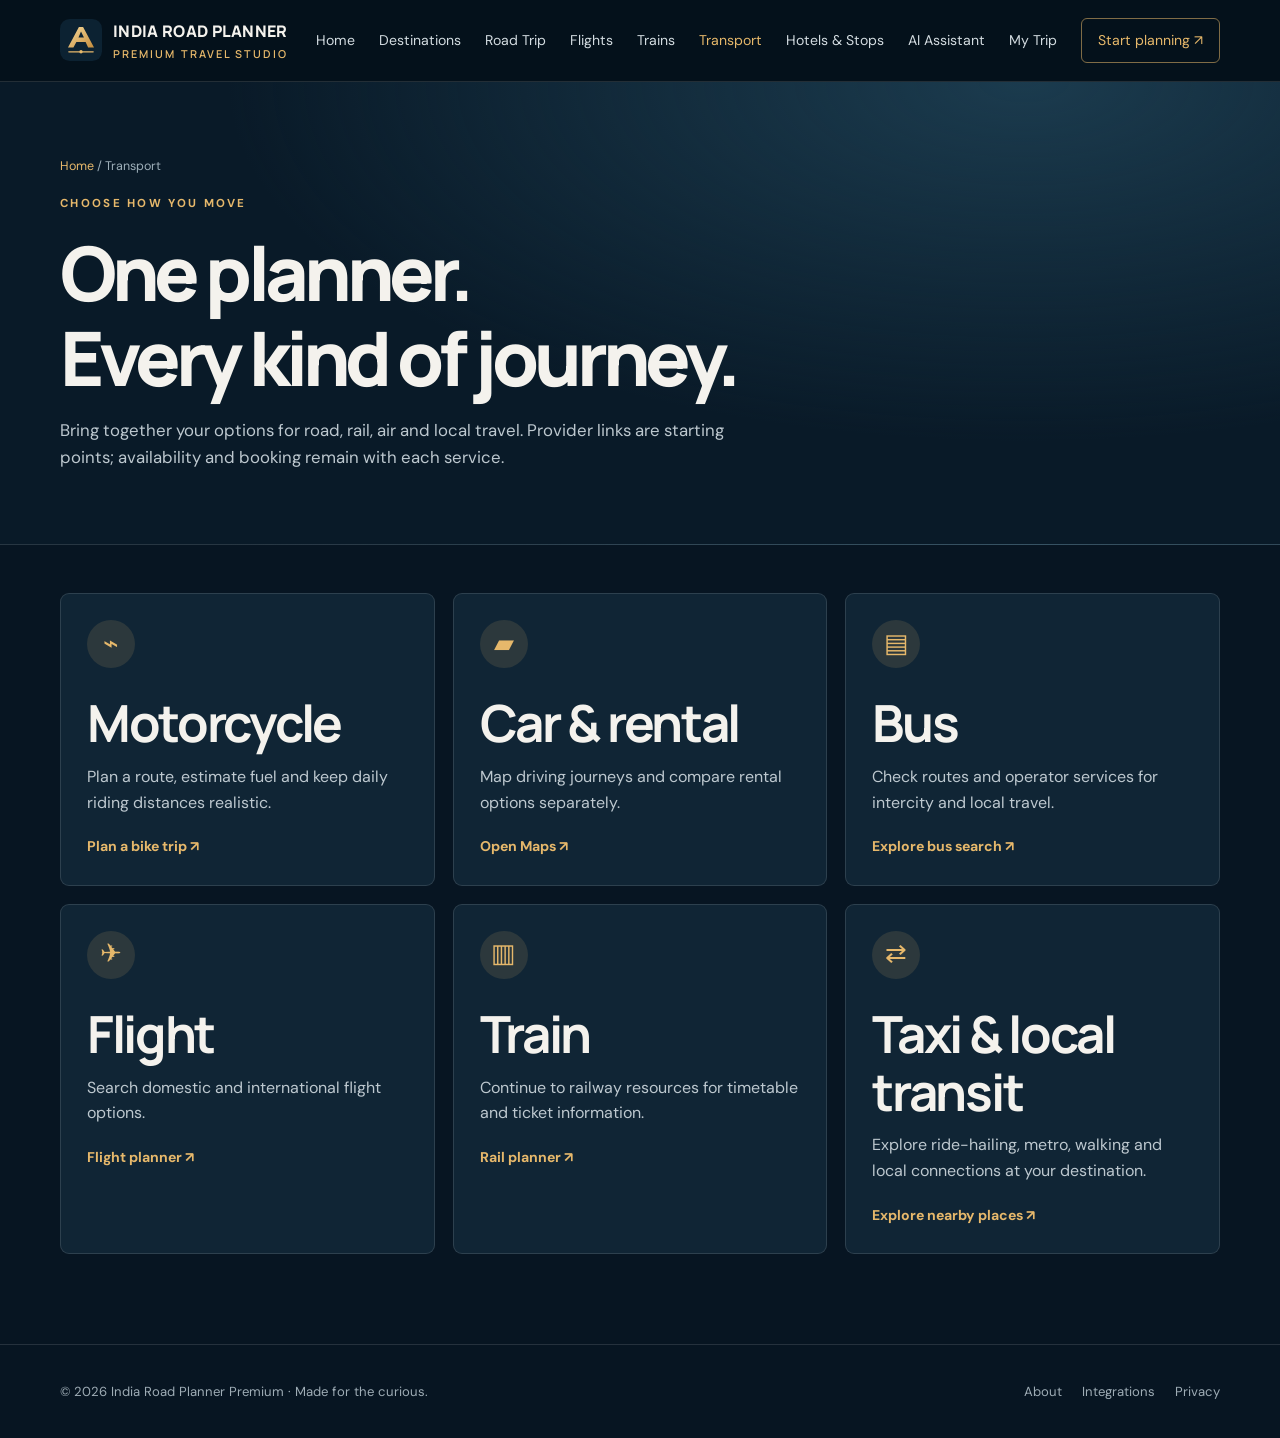
<file: pages/transport.html>
<!doctype html><html lang="en"><head><meta charset="utf-8"><meta name="viewport" content="width=device-width,initial-scale=1"><meta name="theme-color" content="#071522"><title>Transport | India Road Planner Premium</title><link rel="icon" href="../assets/logo.svg"><link rel="stylesheet" href="../css/styles.css"></head><body><div id="site-header"></div><main><section class="page-hero"><div class="container"><div class="breadcrumb"><a href="../index.html">Home</a> / Transport</div><span class="eyebrow">CHOOSE HOW YOU MOVE</span><h1>One planner.<br>Every kind of journey.</h1><p>Bring together your options for road, rail, air and local travel. Provider links are starting points; availability and booking remain with each service.</p></div></section><section class="content-section container"><div class="three-col"><article class="panel"><span class="transport-icon">⌁</span><h2>Motorcycle</h2><p>Plan a route, estimate fuel and keep daily riding distances realistic.</p><a class="text-link" href="road-trip.html">Plan a bike trip ↗</a></article><article class="panel"><span class="transport-icon">▰</span><h2>Car & rental</h2><p>Map driving journeys and compare rental options separately.</p><a class="text-link" href="https://www.google.com/maps" target="_blank" rel="noopener">Open Maps ↗</a></article><article class="panel"><span class="transport-icon">▤</span><h2>Bus</h2><p>Check routes and operator services for intercity and local travel.</p><a class="text-link" href="https://www.redbus.in/" target="_blank" rel="noopener">Explore bus search ↗</a></article><article class="panel"><span class="transport-icon">✈</span><h2>Flight</h2><p>Search domestic and international flight options.</p><a class="text-link" href="flights.html">Flight planner ↗</a></article><article class="panel"><span class="transport-icon">▥</span><h2>Train</h2><p>Continue to railway resources for timetable and ticket information.</p><a class="text-link" href="trains.html">Rail planner ↗</a></article><article class="panel"><span class="transport-icon">⇄</span><h2>Taxi & local transit</h2><p>Explore ride-hailing, metro, walking and local connections at your destination.</p><a class="text-link" href="stays.html">Explore nearby places ↗</a></article></div></section></main><div id="site-footer"></div><script type="module" src="../js/main.js"></script></body></html>
</file>
<file: css/styles.css>
@import url('https://fonts.googleapis.com/css2?family=DM+Sans:wght@400;500;600;700&family=Manrope:wght@400;500;600;700;800&display=swap');
:root{--ink:#081723;--navy:#071522;--panel:#102536;--gold:#e6b86b;--cream:#f4f2ed;--muted:#aab8c2;--line:rgba(255,255,255,.12);--white:#fff}*{box-sizing:border-box}html{scroll-behavior:smooth}body{margin:0;background:var(--navy);color:var(--cream);font-family:'DM Sans',sans-serif;line-height:1.6}h1,h2,h3{font-family:Manrope,sans-serif;line-height:1.13;margin:0 0 16px}h1{font-size:clamp(3.2rem,8vw,6.5rem);letter-spacing:-.065em;font-weight:800}h2{font-size:clamp(2rem,4vw,3.4rem);letter-spacing:-.045em}h3{font-size:1.25rem}p{color:#bdc8cf;margin:0 0 18px}a{color:inherit;text-decoration:none}.container{width:min(1160px,calc(100% - 44px));margin:auto}.site-header{height:82px;display:flex;align-items:center;border-bottom:1px solid var(--line);background:rgba(5,17,27,.94);position:sticky;top:0;z-index:20;backdrop-filter:blur(18px)}.nav-wrap{display:flex;align-items:center;justify-content:space-between;gap:24px}.brand{display:flex;align-items:center;gap:11px;font-family:Manrope,sans-serif;font-weight:800;letter-spacing:.02em}.brand img{width:42px;height:42px}.brand span{display:block;font-size:.68rem;color:var(--gold);letter-spacing:.19em;font-weight:600}.nav-links{display:flex;align-items:center;gap:24px;font-size:.88rem;color:#d3dce1}.nav-links a:hover,.nav-links a.active{color:var(--gold)}.nav-cta{border:1px solid rgba(230,184,107,.55);padding:10px 16px;border-radius:6px;color:var(--gold)}.menu-toggle{display:none;background:none;color:white;border:1px solid var(--line);border-radius:6px;padding:8px 12px;font-size:1.2rem}.hero{min-height:680px;position:relative;display:flex;align-items:center;background:linear-gradient(90deg,rgba(3,14,23,.94) 0%,rgba(3,14,23,.64) 48%,rgba(3,14,23,.15) 100%),url('https://images.unsplash.com/photo-1506905925346-21bda4d32df4?auto=format&fit=crop&w=2000&q=85') center 48%/cover}.hero-shade{position:absolute;inset:0;background:linear-gradient(0deg,var(--navy),transparent 30%)}.hero-content{position:relative;padding:84px 0}.eyebrow{display:block;color:var(--gold);font-size:.72rem;letter-spacing:.2em;font-weight:700;margin-bottom:18px}.hero h1 em,.feature-band h2 em{font-style:normal;color:var(--gold)}.hero-content>p{max-width:500px;font-size:1.12rem}.hero-actions{display:flex;gap:12px;flex-wrap:wrap;margin-top:30px}.btn{display:inline-flex;align-items:center;gap:20px;padding:14px 21px;border-radius:5px;font-weight:700;font-size:.9rem;transition:.2s}.btn:hover{transform:translateY(-2px)}.primary{background:var(--gold);color:#1a1b19}.glass{border:1px solid rgba(255,255,255,.42);background:rgba(255,255,255,.06)}.hero-stats{display:flex;gap:42px;margin-top:58px}.hero-stats div{display:flex;flex-direction:column}.hero-stats strong{font:700 1.7rem Manrope;color:white}.hero-stats small{color:#b7c1c8;font-size:.75rem}.hero-note{position:absolute;right:32px;bottom:50px;writing-mode:vertical-rl;letter-spacing:.2em;font-size:.66rem;color:#d4dadd}.section{padding-top:92px;padding-bottom:92px}.section-heading{display:flex;align-items:end;justify-content:space-between;gap:24px;margin-bottom:34px}.section-heading p{max-width:370px;margin:0}.transport-grid{display:grid;grid-template-columns:repeat(4,1fr);gap:16px}.transport-card{background:linear-gradient(145deg,#132c3d,#0b1d2b);border:1px solid var(--line);padding:28px 24px;border-radius:9px;min-height:240px;transition:.25s}.transport-card:hover{border-color:var(--gold);transform:translateY(-5px)}.transport-icon{display:grid;place-items:center;width:48px;height:48px;border-radius:50%;background:rgba(230,184,107,.13);color:var(--gold);font-size:1.6rem;margin-bottom:26px}.transport-card p{font-size:.9rem;min-height:54px}.transport-card b{color:var(--gold);font-size:.82rem}.feature-band{background:#0d2231;border-block:1px solid var(--line);padding:86px 0}.feature-layout{display:grid;grid-template-columns:1fr 1fr;gap:100px;align-items:center}.feature-layout>div:first-child p{max-width:460px}.feature-list>div{display:flex;gap:24px;padding:20px 0;border-bottom:1px solid var(--line)}.feature-list>div>span{font:700 1rem Manrope;color:var(--gold)}.feature-list h3{margin-bottom:7px}.feature-list p{font-size:.9rem;margin:0}.destination-grid{display:grid;grid-template-columns:repeat(3,1fr);gap:18px}.destination-card{height:330px;border-radius:8px;overflow:hidden;padding:25px;display:flex;flex-direction:column;justify-content:end;position:relative;background-size:cover;background-position:center}.destination-card:before{content:"";position:absolute;inset:0;background:linear-gradient(0deg,rgba(4,14,22,.9),transparent 75%);transition:.2s}.destination-card:hover:before{background:linear-gradient(0deg,rgba(4,14,22,.95),rgba(4,14,22,.1))}.destination-card>*{position:relative}.destination-card span{font-size:.68rem;letter-spacing:.16em;color:var(--gold);font-weight:700}.destination-card h3{font-size:1.65rem;margin:8px 0 0}.himalaya{background-image:url('https://images.unsplash.com/photo-1464822759023-fed622ff2c3b?auto=format&fit=crop&w=900&q=80')}.coast{background-image:url('https://images.unsplash.com/photo-1519046904884-53103b34b206?auto=format&fit=crop&w=900&q=80')}.heritage{background-image:url('https://images.unsplash.com/photo-1564507592333-c60657eea523?auto=format&fit=crop&w=900&q=80')}.text-link{color:var(--gold);font-weight:700;font-size:.88rem}.cta{padding:38px 42px;margin-bottom:90px;background:linear-gradient(110deg,#19364a,#102535);border:1px solid var(--line);border-radius:9px;display:flex;align-items:center;justify-content:space-between;gap:30px}.cta h2{font-size:2rem}.cta p{margin:0}.site-footer{border-top:1px solid var(--line);padding:36px 0;color:#9eacb5;font-size:.82rem}.footer-wrap{display:flex;align-items:center;justify-content:space-between;gap:20px}.footer-links{display:flex;gap:20px;flex-wrap:wrap}.page-hero{padding:75px 0 55px;background:radial-gradient(ellipse at 80% 0%,#1b3b4e 0%,transparent 55%),#091a28;border-bottom:1px solid var(--line)}.page-hero h1{font-size:clamp(2.7rem,6vw,4.7rem)}.page-hero p{max-width:680px;font-size:1.05rem}.breadcrumb{font-size:.78rem;color:#9eafb9;margin-bottom:18px}.breadcrumb a{color:var(--gold)}.content-section{padding:48px 0 90px}.panel{background:#102535;border:1px solid var(--line);border-radius:9px;padding:26px}.panel h2,.panel h3{margin-bottom:12px}.two-col{display:grid;grid-template-columns:1.1fr .9fr;gap:22px}.three-col{display:grid;grid-template-columns:repeat(3,1fr);gap:18px}.form-grid{display:grid;grid-template-columns:repeat(2,minmax(0,1fr));gap:16px}.field{display:flex;flex-direction:column;gap:7px}.field.full{grid-column:1/-1}label{font-size:.8rem;color:#c7d0d6;font-weight:600}input,select,textarea{width:100%;background:#071925;color:#f4f2ed;border:1px solid #2c4657;border-radius:5px;padding:12px 13px;font:inherit;min-height:46px}input:focus,select:focus,textarea:focus{outline:1px solid var(--gold);border-color:var(--gold)}.form-actions{display:flex;gap:10px;flex-wrap:wrap;margin-top:18px}.result{margin-top:20px;padding:18px;border:1px solid rgba(230,184,107,.35);background:rgba(230,184,107,.07);border-radius:6px;white-space:pre-wrap}.muted{color:#9fb0ba;font-size:.85rem}.pill{display:inline-block;border:1px solid rgba(230,184,107,.35);color:var(--gold);border-radius:30px;padding:4px 10px;font-size:.72rem;margin:0 5px 5px 0}.link-list{display:grid;gap:12px}.link-row{padding:16px 18px;border:1px solid var(--line);border-radius:6px;background:#0c202e;display:flex;align-items:center;justify-content:space-between;gap:15px}.link-row b{color:var(--gold)}.notice{padding:14px 16px;background:#2b281e;border-left:3px solid var(--gold);color:#e4d8bf;font-size:.85rem;margin:18px 0;border-radius:3px}.map-frame{width:100%;height:360px;border:1px solid var(--line);border-radius:8px;background:#0b1c29}.map-frame iframe{width:100%;height:100%;border:0;border-radius:8px}.destination-results{display:grid;grid-template-columns:repeat(3,1fr);gap:14px;margin-top:20px}.destination-result{padding:18px;background:#0b202e;border:1px solid var(--line);border-radius:7px}.destination-result h3{margin-bottom:6px}.small-btn{border:1px solid var(--line);border-radius:4px;padding:8px 12px;color:var(--gold);background:transparent;cursor:pointer}.status{font-size:.8rem;color:var(--gold);margin-top:10px}.hidden{display:none!important}@media(max-width:900px){.nav-links{gap:13px;font-size:.8rem}.transport-grid{grid-template-columns:repeat(2,1fr)}.feature-layout{gap:45px}.destination-card{height:260px}}@media(max-width:680px){.container{width:min(100% - 30px,1160px)}.site-header{height:70px}.menu-toggle{display:block}.nav-links{display:none;position:absolute;top:69px;left:0;right:0;background:#071522;padding:18px 22px 24px;flex-direction:column;align-items:stretch;border-bottom:1px solid var(--line)}.nav-links.open{display:flex}.nav-cta{text-align:center}.hero{min-height:620px;background-position:58% center}.hero-content{padding:65px 0}.hero-stats{gap:22px;margin-top:42px}.hero-note{display:none}.section{padding:62px 0}.section-heading{align-items:start;flex-direction:column}.transport-grid,.destination-grid,.three-col,.destination-results{grid-template-columns:1fr}.transport-card{min-height:0}.feature-layout,.two-col{grid-template-columns:1fr;gap:35px}.feature-band{padding:62px 0}.destination-card{height:270px}.cta{margin-bottom:60px;padding:27px;align-items:start;flex-direction:column}.footer-wrap{align-items:start;flex-direction:column}.form-grid{grid-template-columns:1fr}.field.full{grid-column:auto}.page-hero{padding:55px 0 40px}}
</file>
